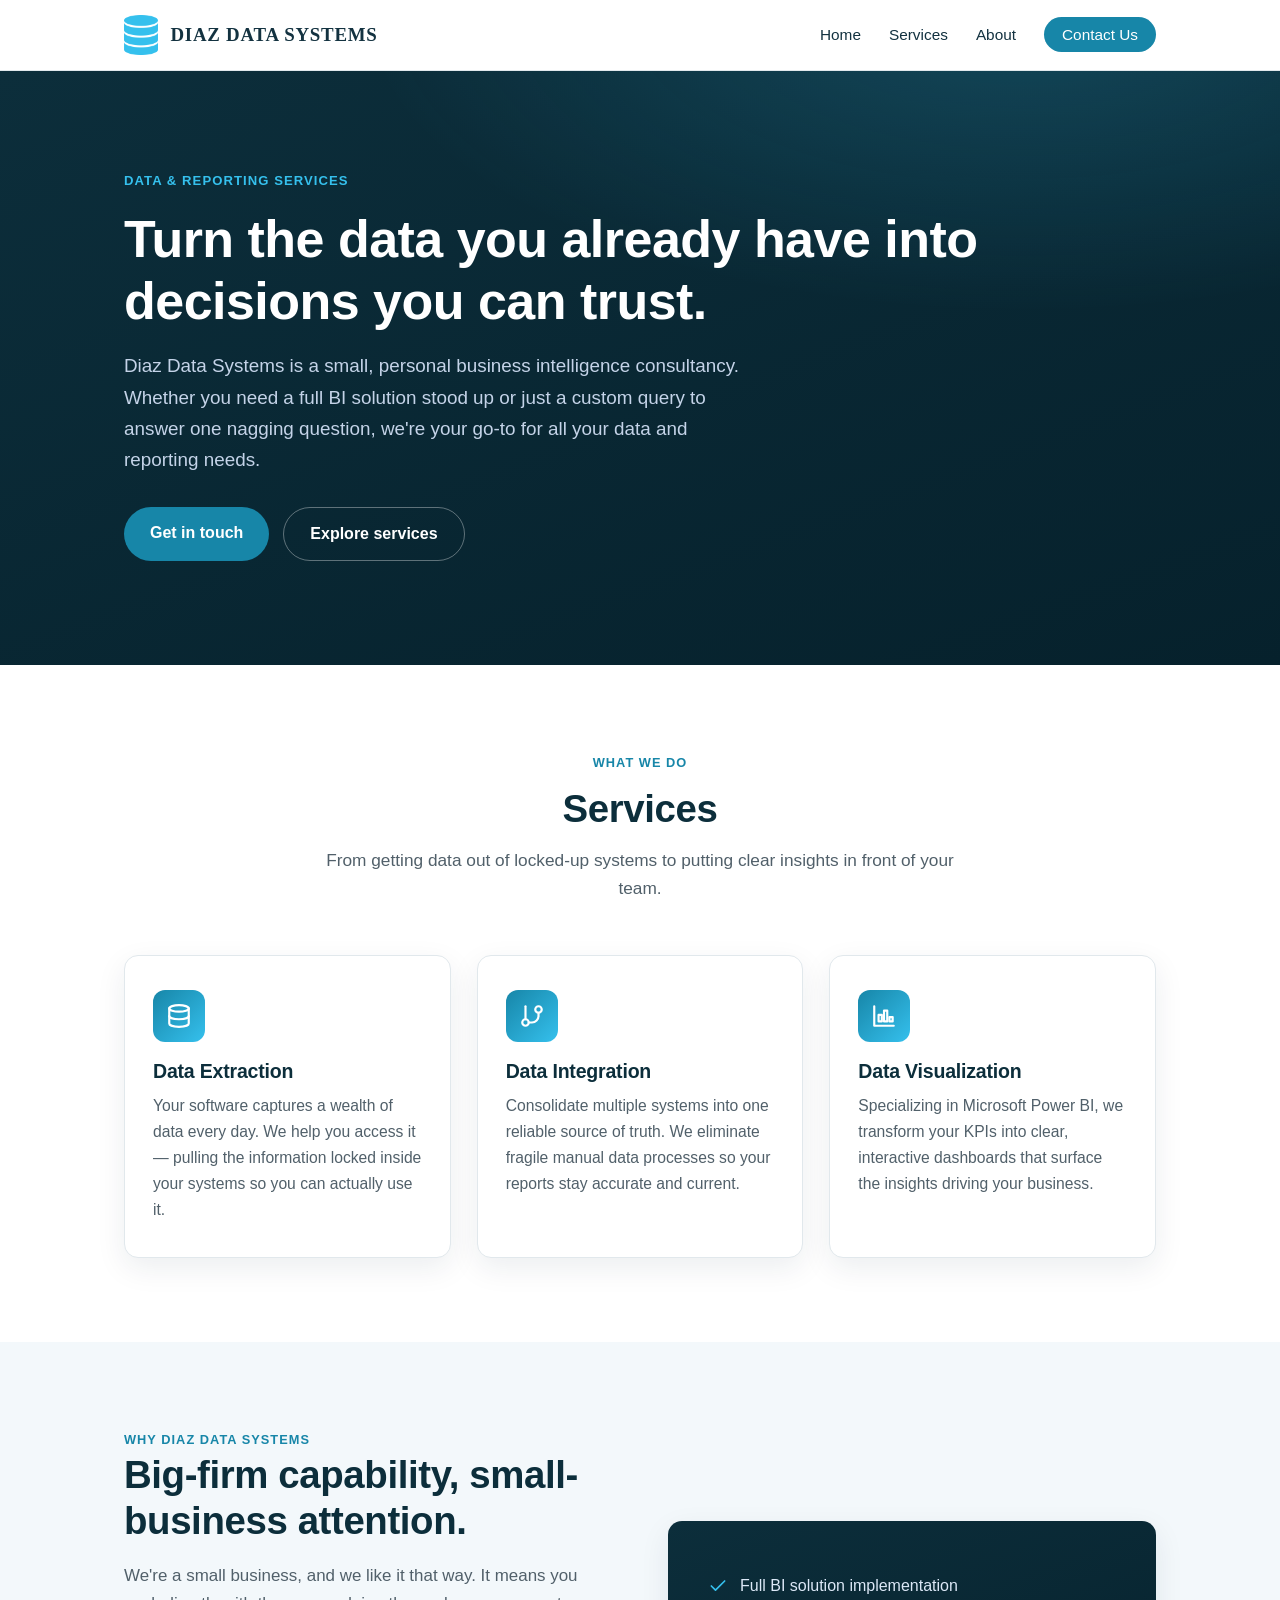
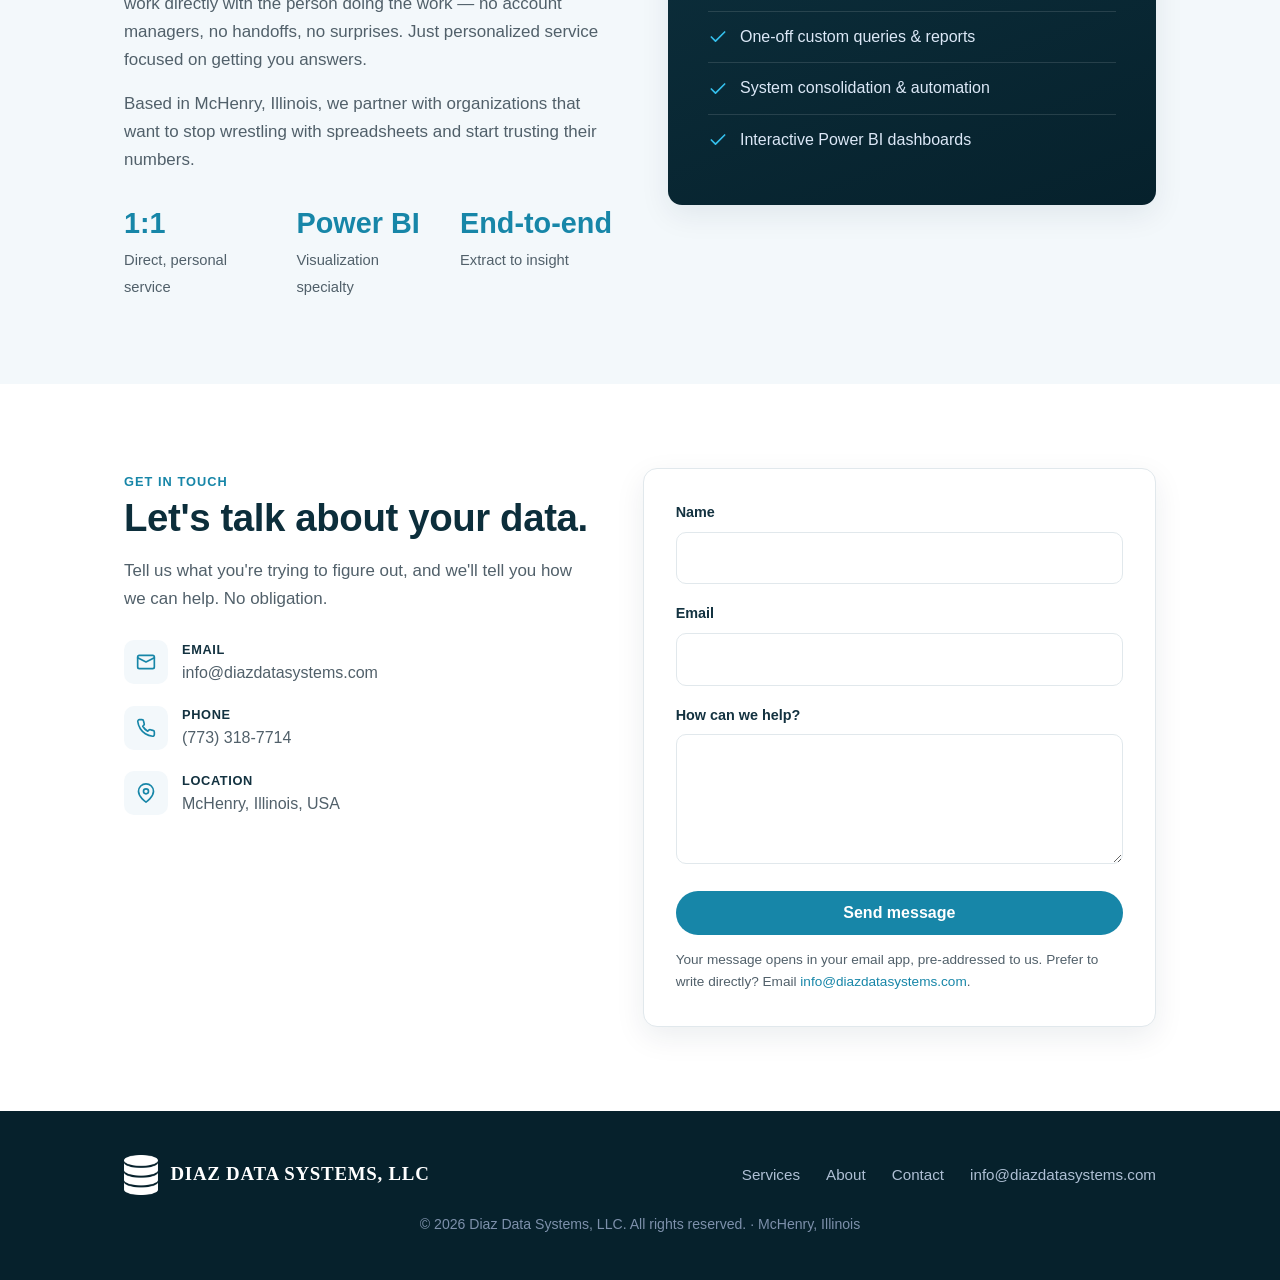
<file: index.html>
<!DOCTYPE html>
<html lang="en">
<head>
  <meta charset="UTF-8" />
  <meta name="viewport" content="width=device-width, initial-scale=1.0" />
  <title>Diaz Data Systems, LLC — Data &amp; Reporting Services</title>
  <meta name="description" content="Diaz Data Systems, LLC is a McHenry, Illinois business intelligence consultancy specializing in data extraction, data integration, and Microsoft Power BI data visualization." />
  <meta name="author" content="Diaz Data Systems, LLC" />

  <!-- Open Graph / social preview -->
  <meta property="og:title" content="Diaz Data Systems, LLC — Data &amp; Reporting Services" />
  <meta property="og:description" content="Business intelligence and data solutions: data extraction, integration, and Power BI visualization." />
  <meta property="og:type" content="website" />
  <meta property="og:url" content="https://www.diazdatasystems.com/" />
  <meta property="og:image" content="https://www.diazdatasystems.com/assets/logo.png" />

  <link rel="icon" href="favicon.ico" sizes="any" />
  <link rel="apple-touch-icon" href="assets/apple-touch-icon.png" />
  <link rel="stylesheet" href="styles.css" />
</head>
<body>

  <!-- ===================== Header ===================== -->
  <header class="site-header">
    <div class="wrap nav">
      <a href="#home" class="brand" aria-label="Diaz Data Systems home">
        <img class="logo" src="assets/icon.png" width="35" height="40" alt="Diaz Data Systems logo" />
        <span class="name">Diaz Data Systems</span>
      </a>

      <button type="button" class="nav-toggle" aria-label="Toggle menu" aria-expanded="false">
        <span></span><span></span><span></span>
      </button>

      <ul class="nav-links" id="navLinks">
        <li><a href="#home">Home</a></li>
        <li><a href="#services">Services</a></li>
        <li><a href="#about">About</a></li>
        <li><a href="#contact" class="nav-cta">Contact Us</a></li>
      </ul>
    </div>
  </header>

  <!-- ===================== Hero ===================== -->
  <section class="hero" id="home">
    <div class="wrap">
      <span class="eyebrow">Data &amp; Reporting Services</span>
      <h1>Turn the data you already have into decisions you can trust.</h1>
      <p>
        Diaz Data Systems is a small, personal business intelligence consultancy.
        Whether you need a full BI solution stood up or just a custom query to
        answer one nagging question, we're your go-to for all your data and
        reporting needs.
      </p>
      <div class="hero-actions">
        <a href="#contact" class="btn btn-primary">Get in touch</a>
        <a href="#services" class="btn btn-ghost">Explore services</a>
      </div>
    </div>
  </section>

  <!-- ===================== Services ===================== -->
  <section id="services">
    <div class="wrap">
      <div class="section-head">
        <span class="eyebrow">What we do</span>
        <h2>Services</h2>
        <p>From getting data out of locked-up systems to putting clear insights in front of your team.</p>
      </div>

      <div class="cards">
        <article class="card">
          <div class="icon">
            <svg viewBox="0 0 24 24" fill="none" stroke-width="2" stroke-linecap="round" stroke-linejoin="round" aria-hidden="true">
              <ellipse cx="12" cy="5" rx="9" ry="3"/><path d="M3 5v14c0 1.7 4 3 9 3s9-1.3 9-3V5"/><path d="M3 12c0 1.7 4 3 9 3s9-1.3 9-3"/>
            </svg>
          </div>
          <h3>Data Extraction</h3>
          <p>Your software captures a wealth of data every day. We help you access it — pulling the information locked inside your systems so you can actually use it.</p>
        </article>

        <article class="card">
          <div class="icon">
            <svg viewBox="0 0 24 24" fill="none" stroke-width="2" stroke-linecap="round" stroke-linejoin="round" aria-hidden="true">
              <path d="M6 3v12"/><circle cx="6" cy="18" r="3"/><circle cx="18" cy="6" r="3"/><path d="M18 9v3a6 6 0 0 1-6 6H9"/>
            </svg>
          </div>
          <h3>Data Integration</h3>
          <p>Consolidate multiple systems into one reliable source of truth. We eliminate fragile manual data processes so your reports stay accurate and current.</p>
        </article>

        <article class="card">
          <div class="icon">
            <svg viewBox="0 0 24 24" fill="none" stroke-width="2" stroke-linecap="round" stroke-linejoin="round" aria-hidden="true">
              <path d="M3 3v18h18"/><rect x="7" y="11" width="3" height="6"/><rect x="12" y="7" width="3" height="10"/><rect x="17" y="13" width="3" height="4"/>
            </svg>
          </div>
          <h3>Data Visualization</h3>
          <p>Specializing in Microsoft Power BI, we transform your KPIs into clear, interactive dashboards that surface the insights driving your business.</p>
        </article>
      </div>
    </div>
  </section>

  <!-- ===================== About ===================== -->
  <section id="about" class="section-alt">
    <div class="wrap about-grid">
      <div>
        <span class="eyebrow">Why Diaz Data Systems</span>
        <h2>Big-firm capability, small-business attention.</h2>
        <p>
          We're a small business, and we like it that way. It means you work
          directly with the person doing the work — no account managers, no
          handoffs, no surprises. Just personalized service focused on getting
          you answers.
        </p>
        <p>
          Based in McHenry, Illinois, we partner with organizations that want to
          stop wrestling with spreadsheets and start trusting their numbers.
        </p>
        <div class="stat-row">
          <div class="stat"><b>1:1</b><span>Direct, personal service</span></div>
          <div class="stat"><b>Power BI</b><span>Visualization specialty</span></div>
          <div class="stat"><b>End&#8209;to&#8209;end</b><span>Extract to insight</span></div>
        </div>
      </div>
      <div class="about-visual">
        <ul>
          <li><svg viewBox="0 0 24 24" fill="none" stroke-width="2" stroke-linecap="round" stroke-linejoin="round"><polyline points="20 6 9 17 4 12"/></svg> Full BI solution implementation</li>
          <li><svg viewBox="0 0 24 24" fill="none" stroke-width="2" stroke-linecap="round" stroke-linejoin="round"><polyline points="20 6 9 17 4 12"/></svg> One-off custom queries &amp; reports</li>
          <li><svg viewBox="0 0 24 24" fill="none" stroke-width="2" stroke-linecap="round" stroke-linejoin="round"><polyline points="20 6 9 17 4 12"/></svg> System consolidation &amp; automation</li>
          <li><svg viewBox="0 0 24 24" fill="none" stroke-width="2" stroke-linecap="round" stroke-linejoin="round"><polyline points="20 6 9 17 4 12"/></svg> Interactive Power BI dashboards</li>
        </ul>
      </div>
    </div>
  </section>

  <!-- ===================== Contact ===================== -->
  <section id="contact">
    <div class="wrap contact-grid">
      <div class="contact-info">
        <span class="eyebrow">Get in touch</span>
        <h2>Let's talk about your data.</h2>
        <p>Tell us what you're trying to figure out, and we'll tell you how we can help. No obligation.</p>

        <div class="contact-line">
          <div class="ci"><svg viewBox="0 0 24 24" fill="none" stroke-width="2" stroke-linecap="round" stroke-linejoin="round"><rect x="2" y="4" width="20" height="16" rx="2"/><path d="m22 7-10 5L2 7"/></svg></div>
          <div><b>Email</b><a href="mailto:info@diazdatasystems.com">info@diazdatasystems.com</a></div>
        </div>
        <div class="contact-line">
          <div class="ci"><svg viewBox="0 0 24 24" fill="none" stroke-width="2" stroke-linecap="round" stroke-linejoin="round"><path d="M22 16.92v3a2 2 0 0 1-2.18 2 19.79 19.79 0 0 1-8.63-3.07 19.5 19.5 0 0 1-6-6 19.79 19.79 0 0 1-3.07-8.67A2 2 0 0 1 4.11 2h3a2 2 0 0 1 2 1.72c.13.96.36 1.9.7 2.81a2 2 0 0 1-.45 2.11L8.09 9.91a16 16 0 0 0 6 6l1.27-1.27a2 2 0 0 1 2.11-.45c.91.34 1.85.57 2.81.7A2 2 0 0 1 22 16.92z"/></svg></div>
          <div><b>Phone</b><a href="tel:+17733187714">(773) 318-7714</a></div>
        </div>
        <div class="contact-line">
          <div class="ci"><svg viewBox="0 0 24 24" fill="none" stroke-width="2" stroke-linecap="round" stroke-linejoin="round"><path d="M21 10c0 7-9 13-9 13s-9-6-9-13a9 9 0 0 1 18 0z"/><circle cx="12" cy="10" r="3"/></svg></div>
          <div><b>Location</b><span>McHenry, Illinois, USA</span></div>
        </div>
      </div>

      <!-- mailto form: builds an email in the visitor's mail app on submit -->
      <form class="contact-form" id="contactForm">
        <div class="field">
          <label for="name">Name</label>
          <input type="text" id="name" name="name" autocomplete="name" required />
        </div>
        <div class="field">
          <label for="email">Email</label>
          <input type="email" id="email" name="email" autocomplete="email" required />
        </div>
        <div class="field">
          <label for="message">How can we help?</label>
          <textarea id="message" name="message" required></textarea>
        </div>
        <button type="submit" class="btn btn-primary btn-block">Send message</button>
        <p class="form-note">Your message opens in your email app, pre-addressed to us. Prefer to write directly? Email <a href="mailto:info@diazdatasystems.com">info@diazdatasystems.com</a>.</p>
      </form>
    </div>
  </section>

  <!-- ===================== Footer ===================== -->
  <footer class="site-footer">
    <div class="wrap">
      <div class="footer-grid">
        <a href="#home" class="brand" aria-label="Diaz Data Systems home">
          <img class="logo" src="assets/icon-white.png" width="35" height="40" alt="Diaz Data Systems logo" />
          <span class="name">Diaz Data Systems, LLC</span>
        </a>

        <nav class="footer-nav" aria-label="Footer">
          <a href="#services">Services</a>
          <a href="#about">About</a>
          <a href="#contact">Contact</a>
          <a href="mailto:info@diazdatasystems.com">info@diazdatasystems.com</a>
        </nav>
      </div>
      <p class="copyright">&copy; <span id="year">2026</span> Diaz Data Systems, LLC. All rights reserved. &middot; McHenry, Illinois</p>
    </div>
  </footer>

  <script>
    // Mobile nav toggle
    var toggle = document.querySelector('.nav-toggle');
    var links  = document.getElementById('navLinks');
    toggle.addEventListener('click', function () {
      var open = links.classList.toggle('open');
      toggle.setAttribute('aria-expanded', open);
    });
    links.addEventListener('click', function (e) {
      if (e.target.tagName === 'A') links.classList.remove('open');
    });

    // Auto year
    document.getElementById('year').textContent = new Date().getFullYear();

    // mailto contact form
    document.getElementById('contactForm').addEventListener('submit', function (e) {
      e.preventDefault();
      var name = document.getElementById('name').value.trim();
      var email = document.getElementById('email').value.trim();
      var message = document.getElementById('message').value.trim();
      var subject = 'Website inquiry from ' + (name || 'a visitor');
      var body = 'Name: ' + name + '\n' +
                 'Email: ' + email + '\n\n' +
                 message;
      window.location.href = 'mailto:info@diazdatasystems.com'
        + '?subject=' + encodeURIComponent(subject)
        + '&body='    + encodeURIComponent(body);
    });
  </script>
</body>
</html>
</file>
<file: styles.css>
/* ===========================================================
   Diaz Data Systems, LLC — site styles
   Single stylesheet, no external dependencies (fast on Pages)
   =========================================================== */

:root {
  --navy:      #0c2e3b;   /* deep teal — hero / footer base */
  --navy-deep: #06212c;
  --blue:      #1786a8;   /* accessible action/link color   */
  --blue-soft: #35c0ed;   /* brand cyan (logo) — hovers/glow */
  --accent:    #35c0ed;   /* brand cyan accent              */
  --ink:       #133240;
  --muted:     #51606a;
  --line:      #e1e8ec;
  --bg:        #ffffff;
  --bg-alt:    #f3f8fb;
  --radius:    14px;
  --shadow:    0 10px 30px rgba(13, 36, 64, 0.08);
  --maxw:      1080px;
}

* { box-sizing: border-box; margin: 0; padding: 0; }

html { scroll-behavior: smooth; }

body {
  font-family: -apple-system, BlinkMacSystemFont, "Segoe UI", Roboto, Helvetica, Arial, sans-serif;
  color: var(--ink);
  line-height: 1.65;
  background: var(--bg);
  -webkit-font-smoothing: antialiased;
}

.wrap { width: 100%; max-width: var(--maxw); margin: 0 auto; padding: 0 24px; }

a { color: var(--blue); text-decoration: none; }
a:hover { text-decoration: underline; }

h1, h2, h3 { line-height: 1.2; color: var(--navy); letter-spacing: -0.01em; }

/* ---------- Header / nav ---------- */
.site-header {
  position: sticky; top: 0; z-index: 50;
  background: rgba(255, 255, 255, 0.92);
  backdrop-filter: saturate(180%) blur(10px);
  border-bottom: 1px solid var(--line);
}
.nav {
  display: flex; align-items: center; justify-content: space-between;
  height: 70px;
}
.brand { display: flex; align-items: center; gap: 12px; }
.brand .logo {
  width: auto; height: 40px; flex: none; display: block;
}
.brand .name {
  font-family: Georgia, "Times New Roman", "Cambria", serif;
  font-weight: 600; color: var(--ink); font-size: 1.18rem;
  letter-spacing: 0.04em; text-transform: uppercase; line-height: 1;
}
.nav-links { display: flex; align-items: center; gap: 28px; list-style: none; }
.nav-links a { color: var(--ink); font-weight: 500; font-size: 0.96rem; }
.nav-links a:hover { color: var(--blue); text-decoration: none; }
.nav-cta {
  background: var(--blue); color: #fff !important; padding: 9px 18px;
  border-radius: 999px; font-weight: 600;
}
.nav-cta:hover { background: #1659c4; text-decoration: none; }
.nav-toggle { display: none; background: none; border: 0; cursor: pointer; padding: 8px; }
.nav-toggle span { display: block; width: 22px; height: 2px; background: var(--navy); margin: 4px 0; transition: 0.2s; }

/* ---------- Hero ---------- */
.hero {
  background:
    radial-gradient(1100px 500px at 80% -10%, rgba(53,192,237,0.20), transparent 60%),
    linear-gradient(160deg, var(--navy) 0%, var(--navy-deep) 100%);
  color: #eaf1fb;
  padding: 96px 0 104px;
  position: relative; overflow: hidden;
}
.hero h1 { color: #fff; font-size: clamp(2rem, 5vw, 3.25rem); margin-bottom: 18px; }
.hero .eyebrow {
  display: inline-block; color: var(--accent); font-weight: 600;
  letter-spacing: 0.08em; text-transform: uppercase; font-size: 0.82rem; margin-bottom: 16px;
}
.hero p { font-size: 1.18rem; color: #c4d3e8; max-width: 620px; margin-bottom: 32px; }
.hero-actions { display: flex; gap: 14px; flex-wrap: wrap; }

.btn {
  display: inline-block; padding: 13px 26px; border-radius: 999px;
  font-weight: 600; font-size: 1rem; cursor: pointer; border: 0; transition: 0.18s;
}
.btn-primary { background: var(--blue); color: #fff; }
.btn-primary:hover { background: var(--blue-soft); text-decoration: none; }
.btn-ghost { background: transparent; color: #fff; border: 1.5px solid rgba(255,255,255,0.35); }
.btn-ghost:hover { border-color: #fff; text-decoration: none; }

/* ---------- Sections ---------- */
.eyebrow {
  display: inline-block; color: var(--blue); font-weight: 600;
  letter-spacing: 0.08em; text-transform: uppercase; font-size: 0.8rem;
}
.btn-block { width: 100%; }
section { padding: 84px 0; }
.section-alt { background: var(--bg-alt); }
.section-head { max-width: 640px; margin: 0 auto 52px; text-align: center; }
.section-head .eyebrow {
  color: var(--blue); font-weight: 600; letter-spacing: 0.08em;
  text-transform: uppercase; font-size: 0.8rem;
}
.section-head h2 { font-size: clamp(1.7rem, 3.5vw, 2.4rem); margin: 10px 0 14px; }
.section-head p { color: var(--muted); font-size: 1.08rem; }

/* ---------- Service cards ---------- */
.cards { display: grid; grid-template-columns: repeat(3, 1fr); gap: 26px; }
.card {
  background: var(--bg); border: 1px solid var(--line); border-radius: var(--radius);
  padding: 34px 28px; box-shadow: var(--shadow); transition: 0.2s;
}
.card:hover { transform: translateY(-4px); box-shadow: 0 18px 40px rgba(13,36,64,0.12); }
.card .icon {
  width: 52px; height: 52px; border-radius: 12px; display: grid; place-items: center;
  background: linear-gradient(135deg, var(--blue), var(--accent)); margin-bottom: 18px;
}
.card .icon svg { width: 26px; height: 26px; stroke: #fff; }
.card h3 { font-size: 1.22rem; margin-bottom: 10px; }
.card p { color: var(--muted); font-size: 0.98rem; }

/* ---------- About ---------- */
.about-grid { display: grid; grid-template-columns: 1fr 1fr; gap: 56px; align-items: center; }
.about-grid h2 { font-size: clamp(1.7rem, 3.5vw, 2.4rem); margin-bottom: 18px; }
.about-grid p { color: var(--muted); margin-bottom: 16px; font-size: 1.06rem; }
.stat-row { display: flex; gap: 36px; margin-top: 26px; }
.stat b { display: block; font-size: 1.8rem; color: var(--blue); }
.stat span { color: var(--muted); font-size: 0.92rem; }
.about-visual {
  background: linear-gradient(160deg, var(--navy), var(--navy-deep));
  border-radius: var(--radius); padding: 40px; color: #cfe; min-height: 280px;
  display: flex; flex-direction: column; justify-content: center; box-shadow: var(--shadow);
}
.about-visual ul { list-style: none; }
.about-visual li { padding: 12px 0; border-bottom: 1px solid rgba(255,255,255,0.12); color: #dce8f7; display: flex; align-items: center; gap: 12px; }
.about-visual li:last-child { border-bottom: 0; }
.about-visual li svg { width: 20px; height: 20px; stroke: var(--accent); flex: none; }

/* ---------- Contact ---------- */
.contact-grid { display: grid; grid-template-columns: 1fr 1.1fr; gap: 52px; align-items: start; }
.contact-info h2 { font-size: clamp(1.7rem, 3.5vw, 2.4rem); margin-bottom: 16px; }
.contact-info p { color: var(--muted); margin-bottom: 26px; font-size: 1.06rem; }
.contact-line { display: flex; align-items: center; gap: 14px; margin-bottom: 18px; }
.contact-line .ci {
  width: 44px; height: 44px; border-radius: 10px; background: var(--bg-alt);
  display: grid; place-items: center; flex: none;
}
.contact-line .ci svg { width: 20px; height: 20px; stroke: var(--blue); }
.contact-line b { display: block; color: var(--ink); font-size: 0.8rem; text-transform: uppercase; letter-spacing: 0.05em; }
.contact-line a, .contact-line span { color: var(--muted); }

form.contact-form {
  background: var(--bg); border: 1px solid var(--line); border-radius: var(--radius);
  padding: 32px; box-shadow: var(--shadow);
}
.field { margin-bottom: 18px; }
.field label { display: block; font-weight: 600; font-size: 0.9rem; margin-bottom: 7px; color: var(--ink); }
.field input, .field textarea {
  width: 100%; padding: 12px 14px; border: 1px solid var(--line); border-radius: 10px;
  font: inherit; color: var(--ink); background: #fff;
}
.field input:focus, .field textarea:focus { outline: 0; border-color: var(--blue); box-shadow: 0 0 0 3px rgba(31,111,235,0.12); }
.field textarea { resize: vertical; min-height: 130px; }
.form-note { font-size: 0.85rem; color: var(--muted); margin-top: 14px; }

/* ---------- Footer ---------- */
.site-footer { background: var(--navy-deep); color: #aebfd4; padding: 44px 0; }
.footer-grid { display: flex; justify-content: space-between; align-items: center; flex-wrap: wrap; gap: 20px; }
.footer-grid .brand .name { color: #fff; }
.footer-nav { display: flex; gap: 26px; flex-wrap: wrap; }
.footer-nav a { color: #aebfd4; font-size: 0.95rem; }
.footer-nav a:hover { color: #fff; text-decoration: none; }
.copyright { font-size: 0.88rem; color: #7d90ab; margin-top: 18px; text-align: center; }

/* ---------- Responsive ---------- */
@media (max-width: 860px) {
  .nav-links {
    position: absolute; top: 70px; left: 0; right: 0; background: #fff;
    flex-direction: column; align-items: stretch; gap: 0; padding: 8px 0;
    border-bottom: 1px solid var(--line); display: none;
  }
  .nav-links.open { display: flex; }
  .nav-links li { padding: 4px 24px; }
  .nav-links a { display: block; padding: 10px 0; }
  .nav-cta { text-align: center; }
  .nav-toggle { display: block; }
  .cards { grid-template-columns: 1fr; }
  .about-grid, .contact-grid { grid-template-columns: 1fr; gap: 34px; }
}
</file>
